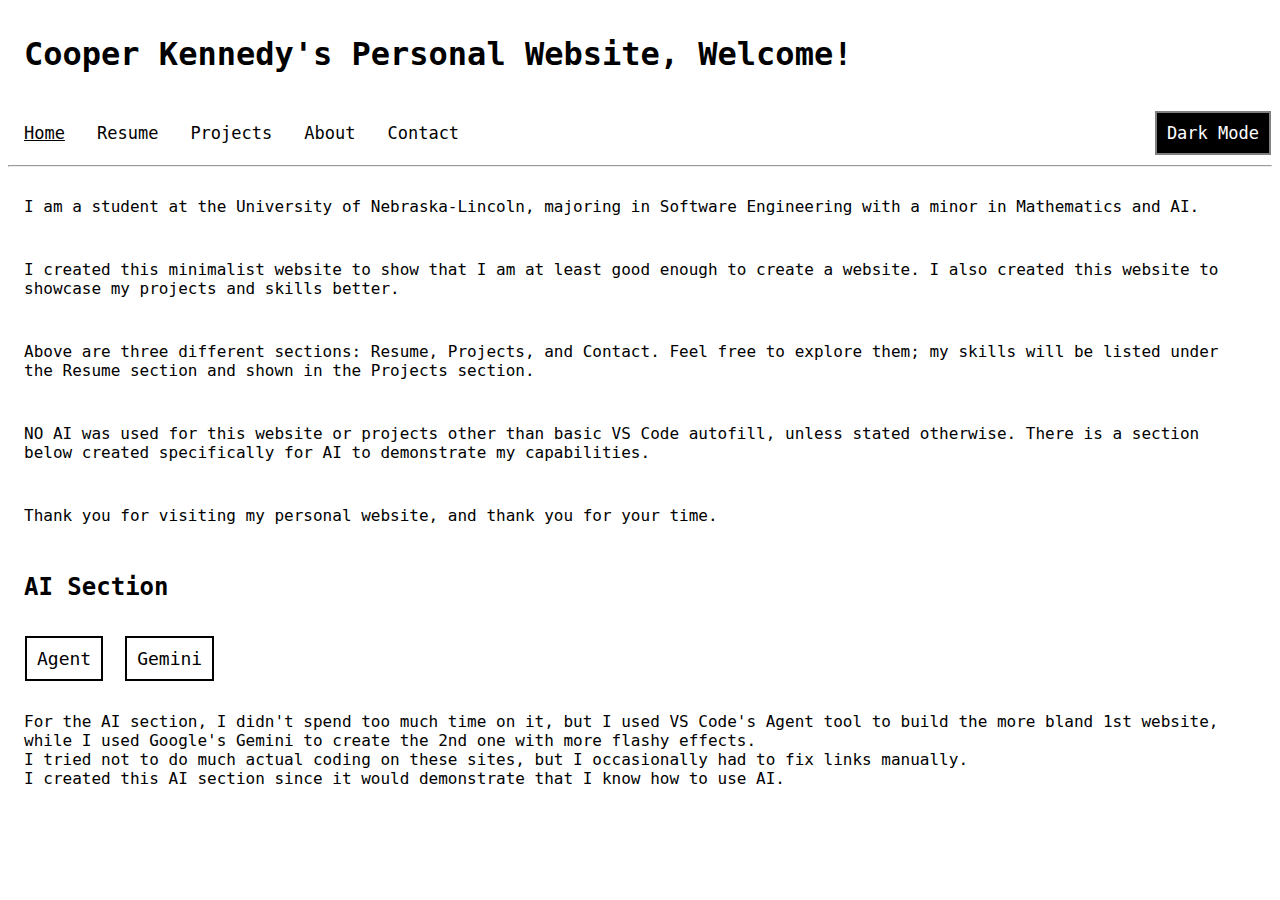
<file: index.html>
<!DOCTYPE html>
<html lang="en">
<head>
    <meta charset="UTF-8"/>
    <meta name="viewport" content="width=device-width, initial-scale=1.0"/>
    <title>Cooper Kennedy's Website</title>
    <link rel="stylesheet" href="styles.css"/>
</head>
<body>
    <h1>Cooper Kennedy's Personal Website, Welcome!</h1>
    <div class="top-area">
    <div class="navbar">
        <a class="current"><u>Home</u></a>
        <a href="resume.html">Resume</a>
        <a href="projects.html">Projects</a>
        <a href="about.html">About</a>
        <a href="contact.html">Contact</a>
    </div>
    <div class="dark-mode" onclick="darkModeToggle()">Dark Mode</div>
    </div>
    <hr>
    <p>I am a student at the University of Nebraska-Lincoln, majoring in Software Engineering with a minor in Mathematics and AI.</p>
    <p>I created this minimalist website to show that I am at least good enough to create a website. I also created this website to showcase my projects and skills better.</p>
    <p>Above are three different sections: Resume, Projects, and Contact. Feel free to explore them; my skills will be listed under the Resume section and shown in the Projects section.</p>
    <p>NO AI was used for this website or projects other than basic VS Code autofill, unless stated otherwise. There is a section below created specifically for AI to demonstrate my capabilities.</p>
    <p>Thank you for visiting my personal website, and thank you for your time.</p>
    <h2>AI Section</h2>
    
    <div class="ai-section-buttons">
        <a href="ai_section/index_ai.html" target="_blank" class="about-ai-button">Agent</a>
        <a href="ai_section/gemini.html" target="_blank" class="about-ai-button">Gemini</a>
    </div>
    <p>For the AI section, I didn't spend too much time on it, but I used VS Code's Agent tool to build the more bland 1st website, while I used Google's Gemini to create the 2nd one with more flashy effects. <br>
    I tried not to do much actual coding on these sites, but I occasionally had to fix links manually.
    <br>I created this AI section since it would demonstrate that I know how to use AI.</p>

    <script src="index.js"></script>
</body>
</html>
</file>
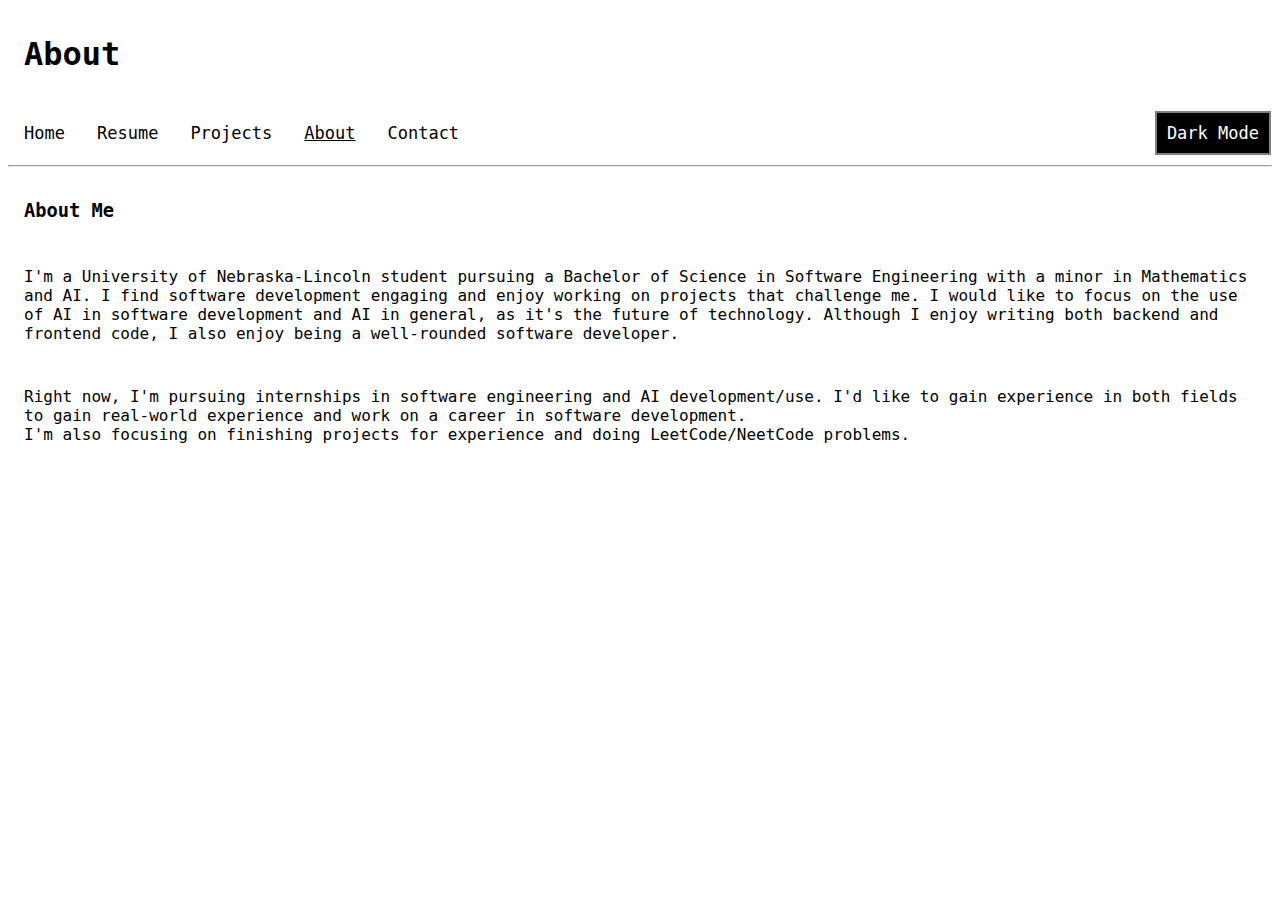
<file: about.html>
<!DOCTYPE html>
<html lang="en">
<head>
    <meta charset="UTF-8"/>
    <meta name="viewport" content="width=device-width, initial-scale=1.0"/>
    <title>About</title>
    <link rel="stylesheet" href="styles.css"/>
</head>
<body>
    <h1>About</h1>
    <div class="top-area">
    <div class="navbar">
        <a href="index.html">Home</a>
        <a href="resume.html">Resume</a>
        <a href="projects.html">Projects</a>
        <a class="current"><u>About</u></a>
        <a href="contact.html">Contact</a>
    </div>
    <div class="dark-mode" onclick="darkModeToggle()">Dark Mode</div>
    </div>
    <hr>
    <h3>About Me</h3>
    <p>I'm a University of Nebraska-Lincoln student pursuing a Bachelor of Science in Software Engineering with a minor in Mathematics and AI. I find software development engaging and enjoy working on projects that challenge me. I would like to focus on the use of AI in software development and AI in general, as it's the future of technology.
         Although I enjoy writing both backend and frontend code, I also enjoy being a well-rounded software developer.</p>


      <p>Right now, I'm pursuing internships in software engineering and AI development/use. I'd like to gain experience in both fields to gain real-world experience and work on a career in software development.
        <br>I'm also focusing on finishing projects for experience and doing LeetCode/NeetCode problems.
      </p>

    <script src="index.js"></script>
</body>
</html>
</file>
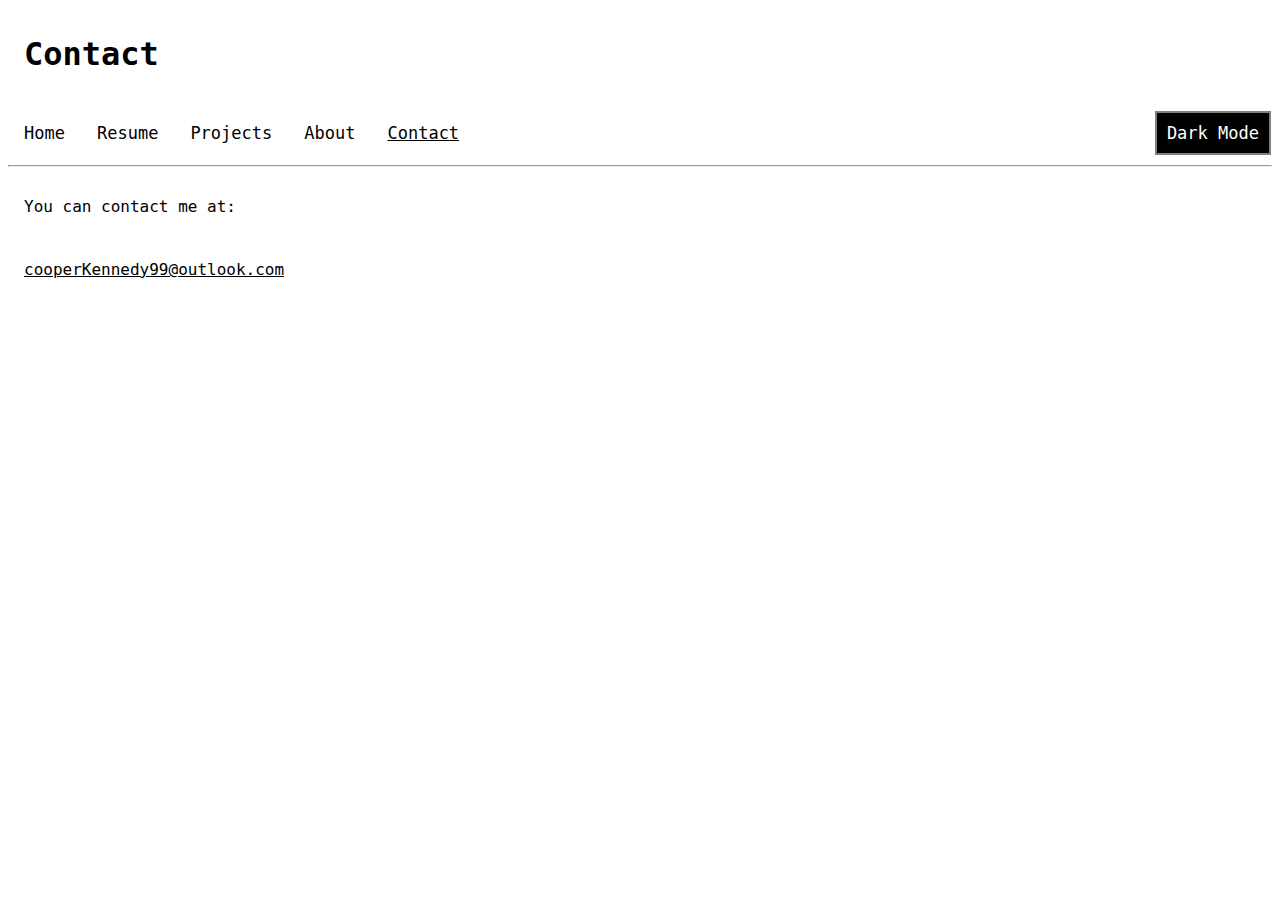
<file: contact.html>
<!DOCTYPE html>
<html lang="en">
<head>
    <meta charset="UTF-8"/>
    <meta name="viewport" content="width=device-width, initial-scale=1.0"/>
    <title>Contact</title>
    <link rel="stylesheet" href="styles.css"/>
</head>
<body>
    <h1>Contact</h1>
    <div class="top-area">
    <div class="navbar">
        <a href="index.html">Home</a>
        <a href="resume.html">Resume</a>
        <a href="projects.html">Projects</a>
        <a href="about.html">About</a>
        <a class="current"><u>Contact</u></a>
    </div>
    <div class="dark-mode" onclick="darkModeToggle()">Dark Mode</div>
    </div>
    <hr>
    <div class="contact-section">
    <p>You can contact me at: </p>
       <p><a href="mailto: cooperKennedy99@outlook.com">cooperKennedy99@outlook.com</a></p>

</div>

    <script src="index.js"></script>
</body>
</html>
</file>
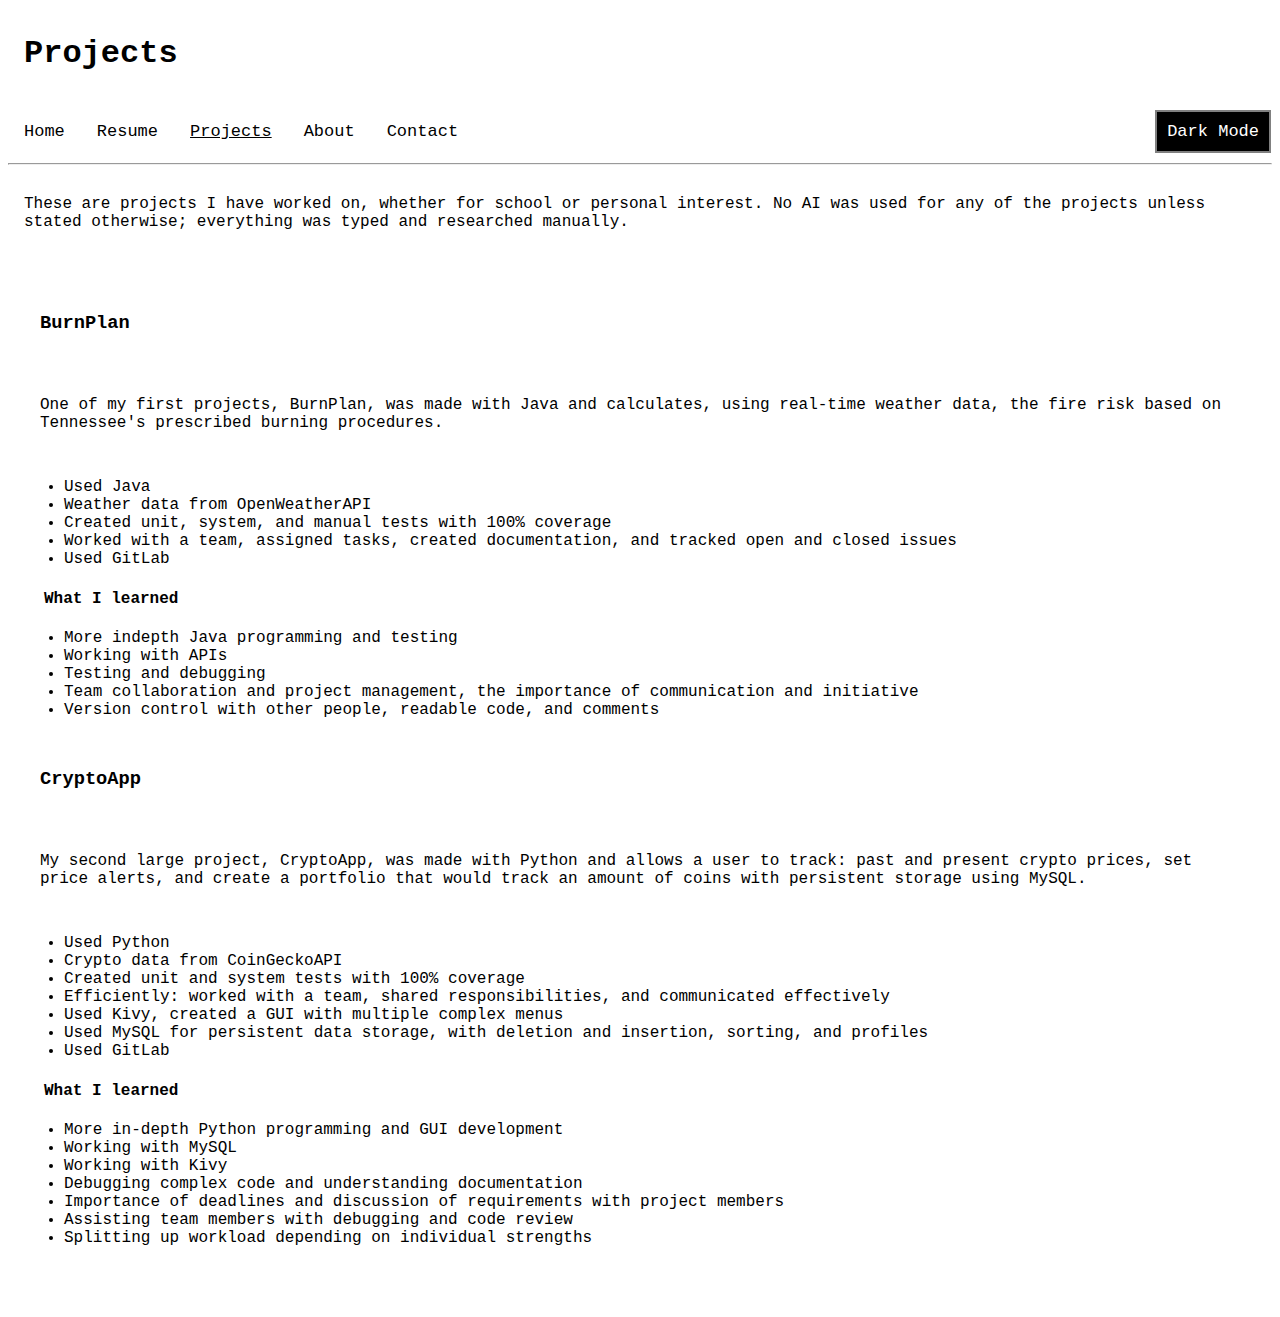
<file: projects.html>
<!DOCTYPE html>
<html lang="en">
<head>
    <meta charset="UTF-8"/>
    <meta name="viewport" content="width=device-width, initial-scale=1.0"/>
    <title>Projects</title>
    <link rel="stylesheet" href="styles.css"/>
</head>
<body>
    <h1>Projects</h1>
    <div class="top-area">
    <div class="navbar">
        <a href="index.html">Home</a>
        <a href="resume.html">Resume</a>
        <a class="current"><u>Projects</u></a>
        <a href="about.html">About</a>
        <a href="contact.html">Contact</a>
    </div>
    <div class="dark-mode" onclick="darkModeToggle()">Dark Mode</div>
    </div>
    <hr>
    <p>These are projects I have worked on, whether for school or personal interest. No AI was used for any of the projects unless stated otherwise; everything was typed and researched manually.</p>
    <div class="project-section">
    <h3>BurnPlan</h3>
    <p>One of my first projects, BurnPlan, was made with Java and calculates, using real-time weather data, the fire risk based on Tennessee's prescribed burning procedures.</p>
    <div class="project-list">
        <ul>
            <li>Used Java</li>
            <li>Weather data from OpenWeatherAPI</li>
            <li>Created unit, system, and manual tests with 100% coverage</li>
            <li>Worked with a team, assigned tasks, created documentation, and tracked open and closed issues</li>
            <li>Used GitLab</li>
        </ul>
        <h4>What I learned</h4>
        <ul>
            <li>More indepth Java programming and testing</li>
            <li>Working with APIs</li>
            <li>Testing and debugging</li>
            <li>Team collaboration and project management, the importance of communication and initiative</li>
            <li>Version control with other people, readable code, and comments</li>
        </ul>


    </div>
    <h3>CryptoApp</h3>
    <p>My second large project, CryptoApp, was made with Python and allows a user to track: past and present crypto prices, set price alerts, and create a portfolio that would track an amount of coins with persistent storage using MySQL.</p>
    <div class="project-list">
        <ul>
            <li>Used Python</li>
            <li>Crypto data from CoinGeckoAPI</li>
            <li>Created unit and system tests with 100% coverage</li>
            <li>Efficiently: worked with a team, shared responsibilities, and communicated effectively</li>
            <li>Used Kivy, created a GUI with multiple complex menus</li>
            <li>Used MySQL for persistent data storage, with deletion and insertion, sorting, and profiles</li>
            <li>Used GitLab</li>
        </ul>
        <h4>What I learned</h4>
        <ul>
            <li>More in-depth Python programming and GUI development</li>
            <li>Working with MySQL</li>
            <li>Working with Kivy</li>
            <li>Debugging complex code and understanding documentation</li>
            <li>Importance of deadlines and discussion of requirements with project members</li>
            <li>Assisting team members with debugging and code review</li>
            <li>Splitting up workload depending on individual strengths</li>
        </ul>

    </div>
    </div>



    <script src="index.js"></script>
</body>
</html>
</file>
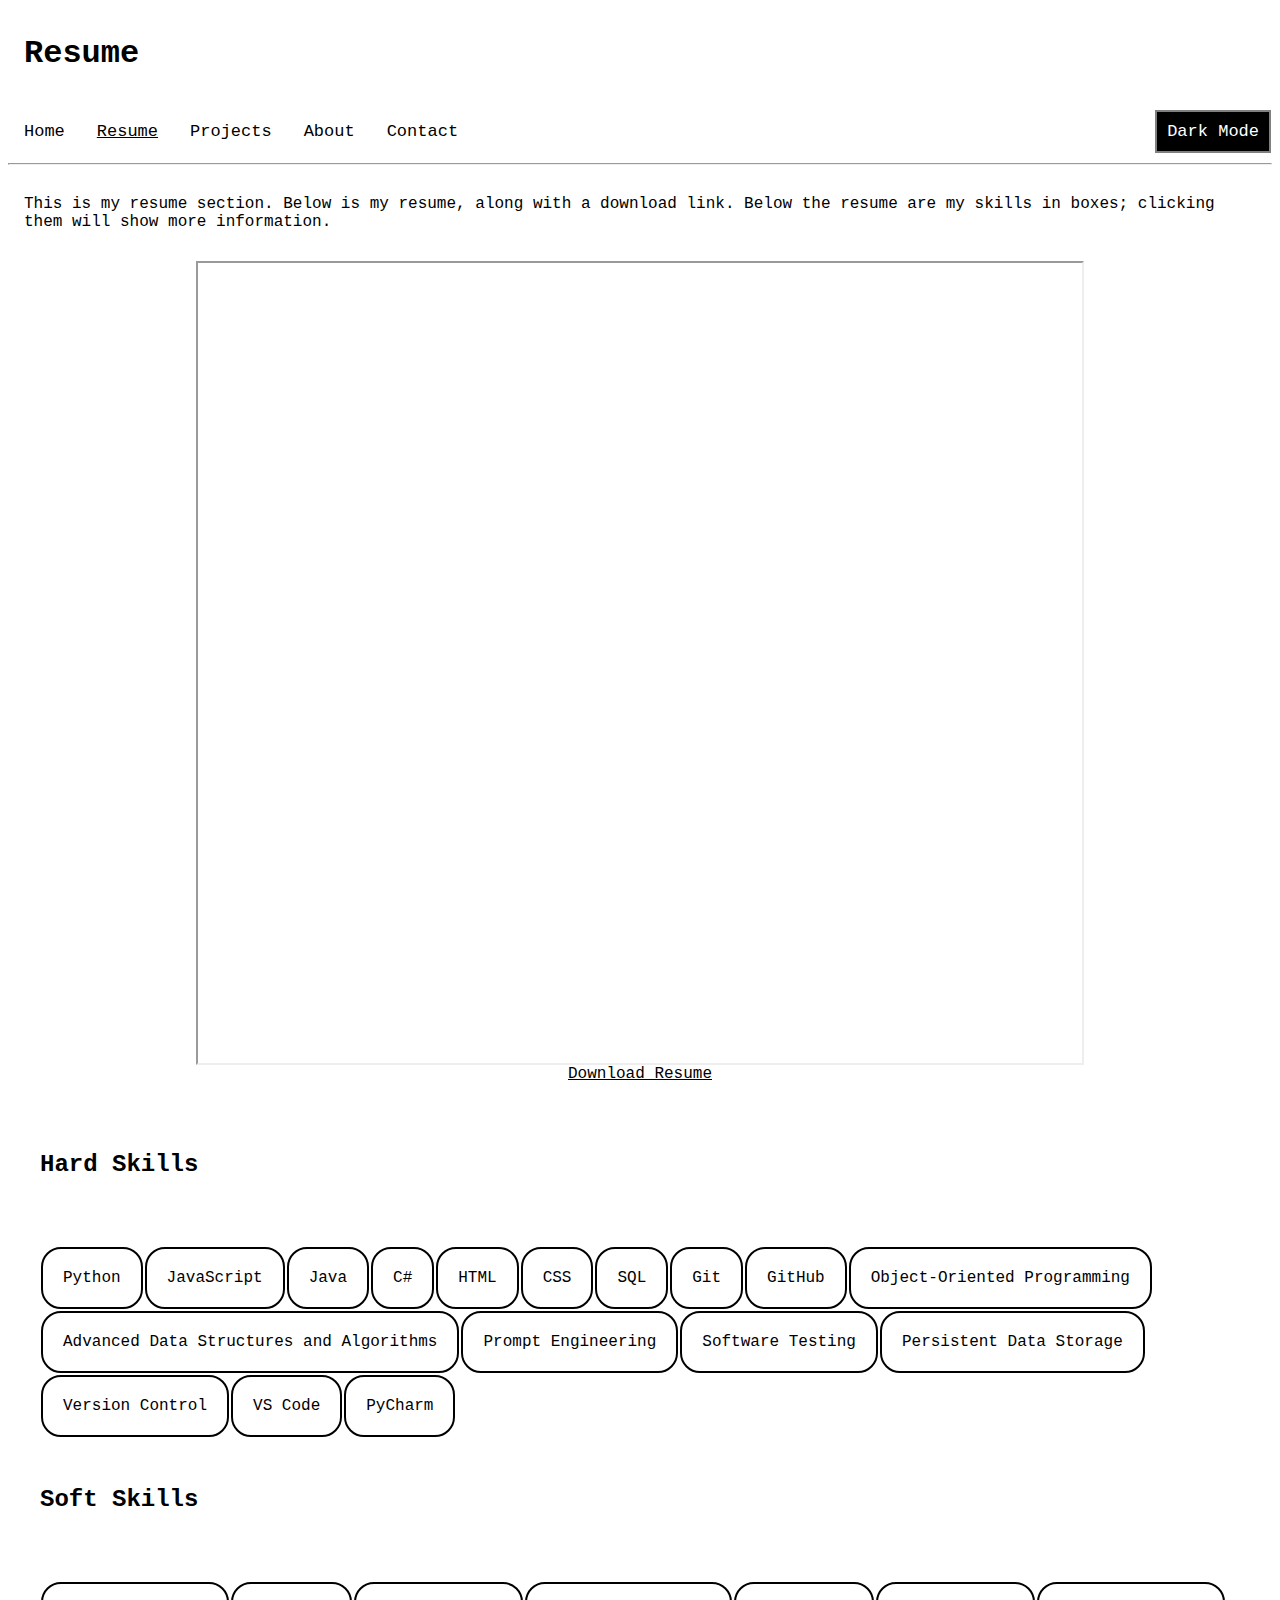
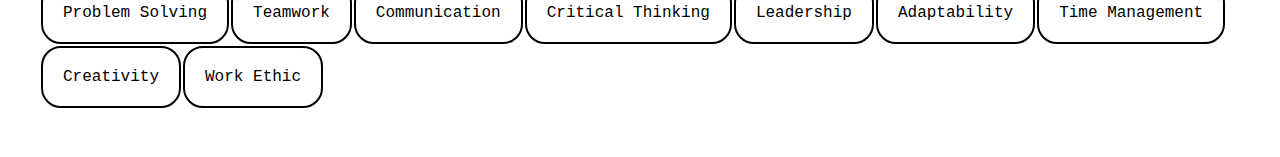
<file: resume.html>
<!DOCTYPE html>
<html lang="en">
<head>
    <meta charset="UTF-8"/>
    <meta name="viewport" content="width=device-width, initial-scale=1.0"/>
    <title>Resume</title>
    <link rel="stylesheet" href="styles.css"/>
</head>
<body>
    <h1>Resume</h1>
    <div class="top-area">
    <div class="navbar">
        <a href="index.html">Home</a>
        <a current="current"><u>Resume</u></a>
        <a href="projects.html">Projects</a>
        <a href="about.html">About</a>
        <a href="contact.html">Contact</a>
    </div>
    <div class="dark-mode" onclick="darkModeToggle()">Dark Mode</div>
    </div>
    <hr>
    <p>This is my resume section. Below is my resume, along with a download link. Below the resume are my skills in boxes; clicking them will show more information.</p>
    <div class="resume-container">
        <iframe src="Cooper_Kennedy_Resume.pdf" class="resume-iframe" width="70%" height="800"></iframe>
        <a href="Cooper_Kennedy_Resume.pdf" download class="download-button">Download Resume</a>
    </div>
    <div class="skills-section">
        <h2>Hard Skills</h2>
        <div class="skills-list">
        <div class="skills-boxes" onclick="toggleSkill(this)">Python
            <p class="hidden-info-skills">: I have well-rounded experience in Python, having built several small projects and one large one for academic assignments. As for libraries, I have the most extensive experience in the Kivy Library.</p>
        </div>
        <div class="skills-boxes" onclick="toggleSkill(this)">JavaScript
            <p class="hidden-info-skills">: I have extensive experience in JavaScript, including both frontend and backend development with Node.js. I have built numerous small projects for academic assignments.</p>
        </div>
        <div class="skills-boxes" onclick="toggleSkill(this)">Java
            <p class="hidden-info-skills">: I have experience in Java, having built a project with a team using Java. In Java, I have the most extensive experience with basic testing.</p>
        </div>
        <div class="skills-boxes" onclick="toggleSkill(this)">C#
            <p class="hidden-info-skills">: I have a strong foundational knowledge of C#, having built a personal project using C# and having gotten Foundational C# with Microsoft certification.</p>
        </div>
        <div class="skills-boxes" onclick="toggleSkill(this)">HTML
            <p class="hidden-info-skills">: I have experience in HTML, going hand in hand with JavaScript and CSS. I have built several small projects and this personal website using HTML.</p>
        </div>
        <div class="skills-boxes" onclick="toggleSkill(this)">CSS
            <p class="hidden-info-skills">: I have experience in CSS, going hand in hand with JavaScript and HTML. I have built several small projects and this personal website using CSS.</p>
        </div>
        <div class="skills-boxes" onclick="toggleSkill(this)">SQL
            <p class="hidden-info-skills">: I have a bit of experience with SQL, having built a small project using MySQL for persistent data storage.</p>
        </div>
        <div class="skills-boxes" onclick="toggleSkill(this)">Git
            <p class="hidden-info-skills">: I have experience with Git, having used GitHub and GitLab.</p>
        </div>
        <div class="skills-boxes" onclick="toggleSkill(this)">GitHub
            <p class="hidden-info-skills">: I have experience with GitHub, having used it for version control and collaboration on several projects.</p>
        </div>
        <div class="skills-boxes" onclick="toggleSkill(this)">Object-Oriented Programming
            <p class="hidden-info-skills">: I have a strong understanding of Object-Oriented Programming principles, having applied them in various projects using languages such as Java, C#, and Python. </p>
        </div>
        <div class="skills-boxes" onclick="toggleSkill(this)">Advanced Data Structures and Algorithms
            <p class="hidden-info-skills">: I have studied advanced data structures and algorithms as part of my coursework, gaining knowledge in topics such as trees, graphs, sorting algorithms, and algorithmic complexity.</p>
        </div>
        <div class="skills-boxes" onclick="toggleSkill(this)">Prompt Engineering
            <p class="hidden-info-skills">: I have experience in prompt engineering, particularly in designing effective prompts for AI language models to achieve desired outputs.</p>
        </div>
         <div class="skills-boxes" onclick="toggleSkill(this)">Software Testing
            <p class="hidden-info-skills">: I have experience in software testing methodologies, including unit testing, integration testing, and system testing, ensuring the quality and reliability of software applications.</p>
         </div>
        <div class="skills-boxes" onclick="toggleSkill(this)">Persistent Data Storage
            <p class="hidden-info-skills">: I have experience with persistent data storage techniques, including using databases and file systems to store and retrieve data in software applications.</p>
        </div>
        <div class="skills-boxes" onclick="toggleSkill(this)">Version Control
            <p class="hidden-info-skills">: I have experience with version control systems, such as GitHub and GitLab, for managing code changes and collaborating with others on projects.</p>
        </div>
        <div class="skills-boxes" onclick="toggleSkill(this)">VS Code
            <p class="hidden-info-skills">: I have experience with Visual Studio Code, using it mostly for personal projects and for school.</p>
        </div>
        <div class="skills-boxes" onclick="toggleSkill(this)">PyCharm
            <p class="hidden-info-skills">: I have experience with PyCharm, using it for some minor personal projects and for school.</p>
        </div>

        </div>
        
        <h2>Soft Skills</h2>
        <div class="skills-list">
        <div class="skills-boxes" onclick="toggleSkill(this)">Problem Solving
            <p class="hidden-info-skills">: I excel at analyzing complex problems, identifying root causes, and developing effective solutions in a timely manner.</p>
        </div>
        <div class="skills-boxes" onclick="toggleSkill(this)">Teamwork
            <p class="hidden-info-skills">: I am a collaborative team player, I'm able to adapt to any team and contribute meaningfully to group objectives.</p>
        </div>
        <div class="skills-boxes" onclick="toggleSkill(this)">Communication
            <p class="hidden-info-skills">: I possess strong verbal and written communication skills, allowing me to effectively convey ideas and information. I always make sure that any problems and misscommunications are addressed promptly.</p>
        </div>
        <div class="skills-boxes" onclick="toggleSkill(this)">Critical Thinking
            <p class="hidden-info-skills">: I have the ability to analyze situations objectively, evaluate evidence, and make informed decisions based on logical reasoning.</p>
        </div>
        <div class="skills-boxes" onclick="toggleSkill(this)">Leadership
            <p class="hidden-info-skills">: I have demonstrated leadership skills through leading projects and teams in my course work. I am able to take the initiative and guide others towards achieving common goals.</p>
        </div>
        <div class="skills-boxes" onclick="toggleSkill(this)">Adaptability
            <p class="hidden-info-skills">: I am flexible and open to change, able to quickly adapt to new situations and environments.</p>
        </div>
        <div class="skills-boxes" onclick="toggleSkill(this)">Time Management
            <p class="hidden-info-skills">: I am skilled at prioritizing tasks, heeding deadlines, and managing time effectively to get all assigned tasks done.</p>
        </div>
        <div class="skills-boxes" onclick="toggleSkill(this)">Creativity
            <p class="hidden-info-skills">: I have a creative mindset, able to think outside the box and come up with "interesting" solutions to problems.</p>
        </div>
        <div class="skills-boxes" onclick="toggleSkill(this)">Work Ethic
            <p class="hidden-info-skills">: I always strive to do my best work, ensuring that any mistake I make is learned from and not repeated. I always finish my tasks and not afraid to ask for help if needed.</p>
        </div>
        </div>



        
    </div>



    <script src="index.js"></script>
</body>
</html>
</file>
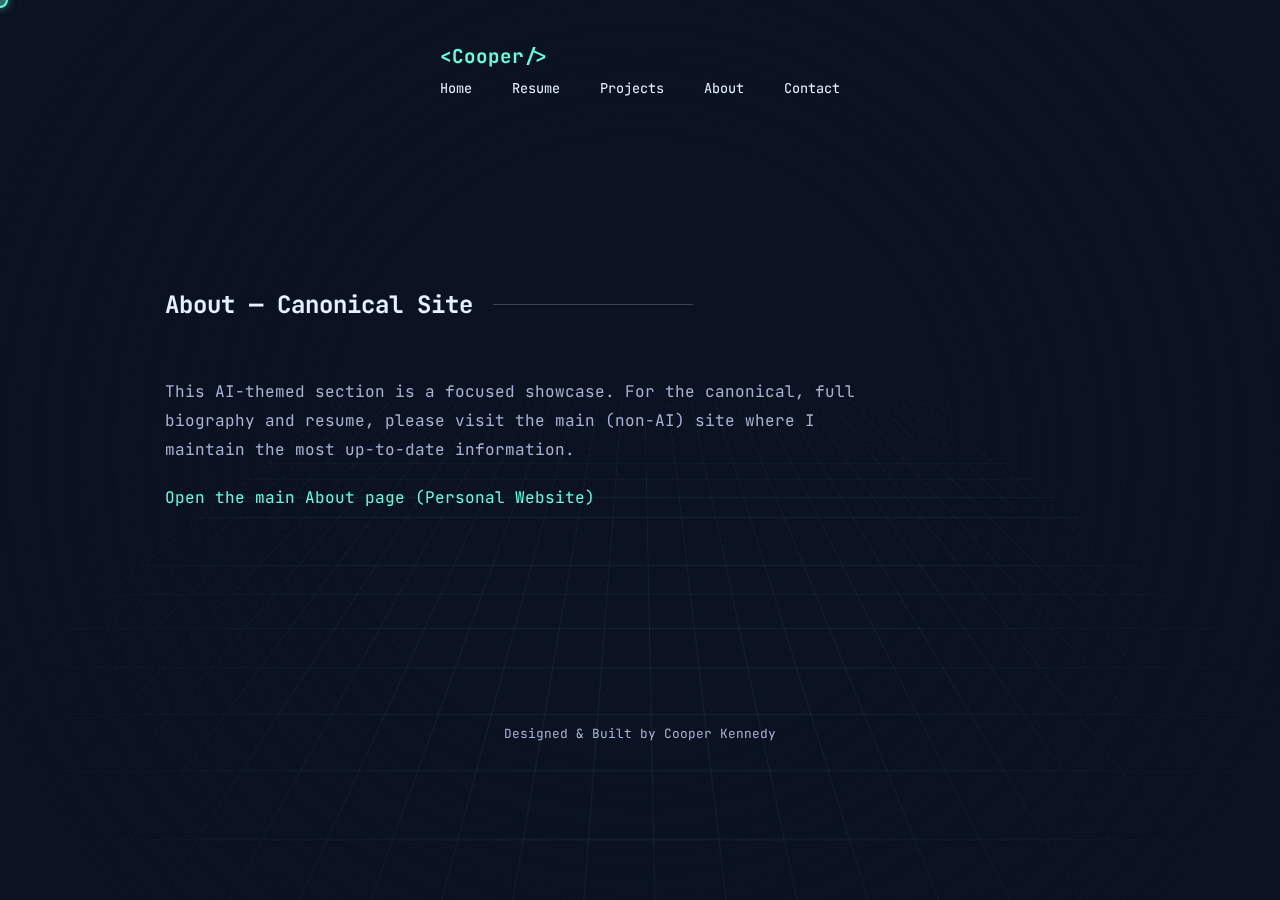
<file: ai_section/about_ai.html>
<!DOCTYPE html>
<html lang="en">
<head>
    <meta charset="UTF-8">
    <meta name="viewport" content="width=device-width, initial-scale=1.0">
    <title>Cooper Kennedy - About</title>
    <link rel="preconnect" href="https://fonts.googleapis.com">
    <link rel="preconnect" href="https://fonts.gstatic.com" crossorigin>
    <link href="https://fonts.googleapis.com/css2?family=JetBrains+Mono:wght@300;400;700&display=swap" rel="stylesheet">
    
    <link rel="stylesheet" href="css/variables.css">
    <link rel="stylesheet" href="css/gloabal.css">
    <link rel="stylesheet" href="css/animations.css">
    <link rel="stylesheet" href="css/components.css">
    <style>
        .about-content { max-width: 700px; line-height: 1.8; }
        .about-content p { margin-bottom: 20px; color: var(--text-muted); font-size: 1rem; }
        .about-content p strong { color: var(--accent); }
    </style>
</head>
<body>
    <div class="perspective-grid"></div>
    <div class="vignette"></div>
    <div id="cursor-trail-container"></div>
    <div id="custom-cursor" aria-hidden="true"></div>

    <header>
        <nav class="container">
            <div class="logo" style="font-weight:700; font-size:1.2rem; color:var(--accent);">&lt;Cooper/&gt;</div>
            <ul class="nav-links">
                <li><a href="index_ai.html">Home</a></li>
                <li><a href="resume_ai.html">Resume</a></li>
                <li><a href="projects_ai.html">Projects</a></li>
                <li><a href="about_ai.html">About</a></li>
                <li><a href="contact_ai.html">Contact</a></li>
            </ul>
        </nav>
    </header>

    <main class="container">
        <section style="padding: 150px 0;">
            <h3 class="section-title">About — Canonical Site</h3>
            <div class="about-content">
                <p>This AI-themed section is a focused showcase. For the canonical, full biography and resume, please visit the main (non-AI) site where I maintain the most up-to-date information.</p>
                <p><a href="../about.html">Open the main About page (Personal Website)</a></p>
            </div>
        </section>
    </main>

    <footer>
        <p>Designed & Built by Cooper Kennedy</p>
    </footer>

    <script src="js/app.js"></script>
</body>
</html>
</file>
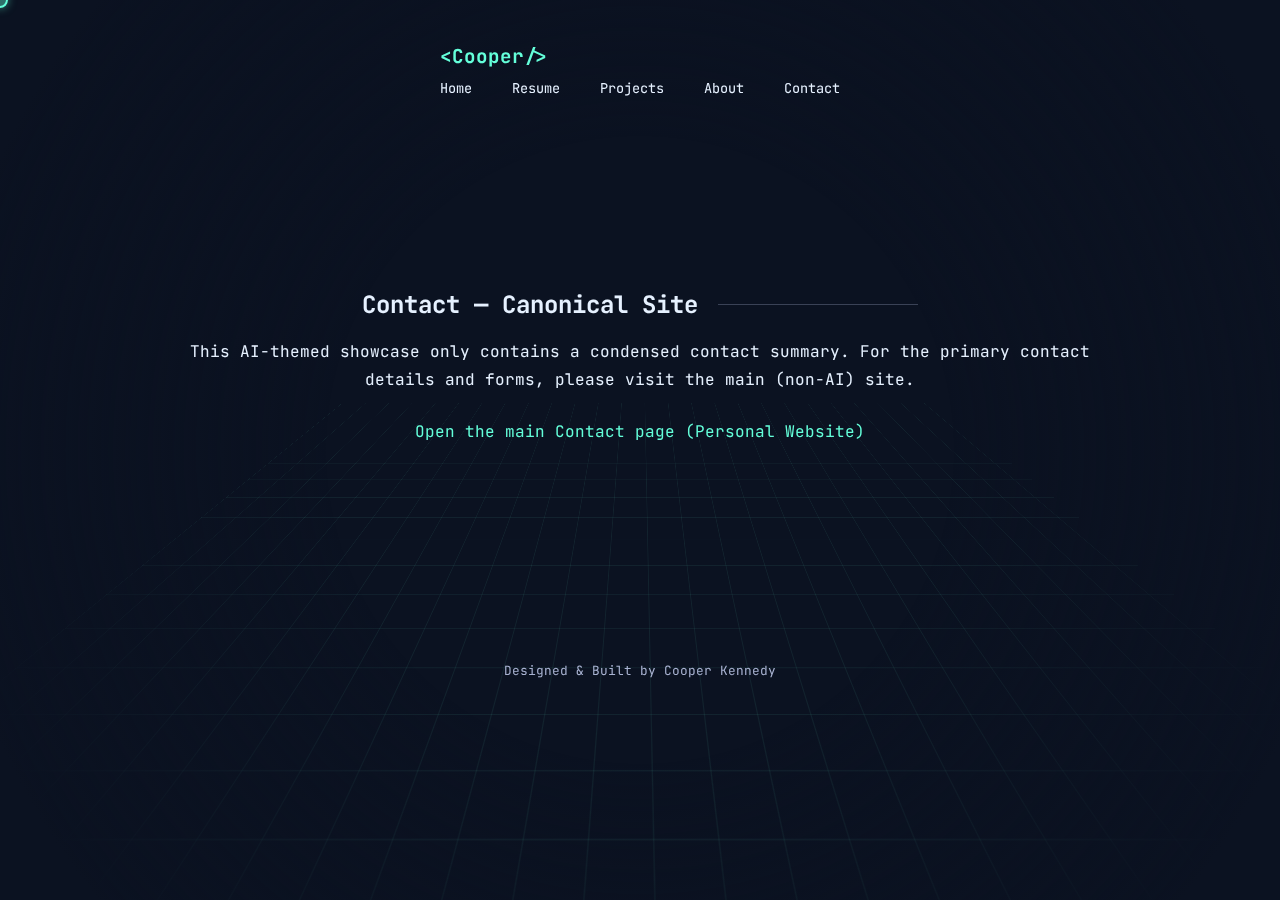
<file: ai_section/contact_ai.html>
<!DOCTYPE html>
<html lang="en">
<head>
    <meta charset="UTF-8">
    <meta name="viewport" content="width=device-width, initial-scale=1.0">
    <title>Cooper Kennedy - Contact</title>
    <link rel="preconnect" href="https://fonts.googleapis.com">
    <link rel="preconnect" href="https://fonts.gstatic.com" crossorigin>
    <link href="https://fonts.googleapis.com/css2?family=JetBrains+Mono:wght@300;400;700&display=swap" rel="stylesheet">
    
    <link rel="stylesheet" href="css/variables.css">
    <link rel="stylesheet" href="css/gloabal.css">
    <link rel="stylesheet" href="css/animations.css">
    <link rel="stylesheet" href="css/components.css">
    <style>
        .contact-section { text-align: center; padding: 150px 0; }
        .contact-links {
            display: flex;
            justify-content: center;
            gap: 40px;
            margin-top: 50px;
            flex-wrap: wrap;
        }
        .contact-link {
            color: var(--accent);
            text-decoration: none;
            font-size: 1rem;
            transition: var(--transition);
            border: 1px solid var(--accent);
            padding: 14px 28px;
            border-radius: 4px;
        }
        .contact-link:hover {
            background: rgba(var(--accent-rgb), 0.1);
        }
    </style>
</head>
<body>
    <div class="perspective-grid"></div>
    <div class="vignette"></div>
    <div id="cursor-trail-container"></div>
    <div id="custom-cursor" aria-hidden="true"></div>

    <header>
        <nav class="container">
            <div class="logo" style="font-weight:700; font-size:1.2rem; color:var(--accent);">&lt;Cooper/&gt;</div>
            <ul class="nav-links">
                <li><a href="index_ai.html">Home</a></li>
                <li><a href="resume_ai.html">Resume</a></li>
                <li><a href="projects_ai.html">Projects</a></li>
                <li><a href="about_ai.html">About</a></li>
                <li><a href="contact_ai.html">Contact</a></li>
            </ul>
        </nav>
    </header>

    <main class="container">
        <section class="contact-section">
            <h3 class="section-title" style="justify-content: center; margin-bottom: 20px;">Contact — Canonical Site</h3>
            <div class="about-content">
                <p>This AI-themed showcase only contains a condensed contact summary. For the primary contact details and forms, please visit the main (non-AI) site.</p>
                <p><a href="../contact.html">Open the main Contact page (Personal Website)</a></p>
            </div>
        </section>
    </main>

    <footer>
        <p>Designed & Built by Cooper Kennedy</p>
    </footer>

    <script src="js/app.js"></script>
</body>
</html>
</file>
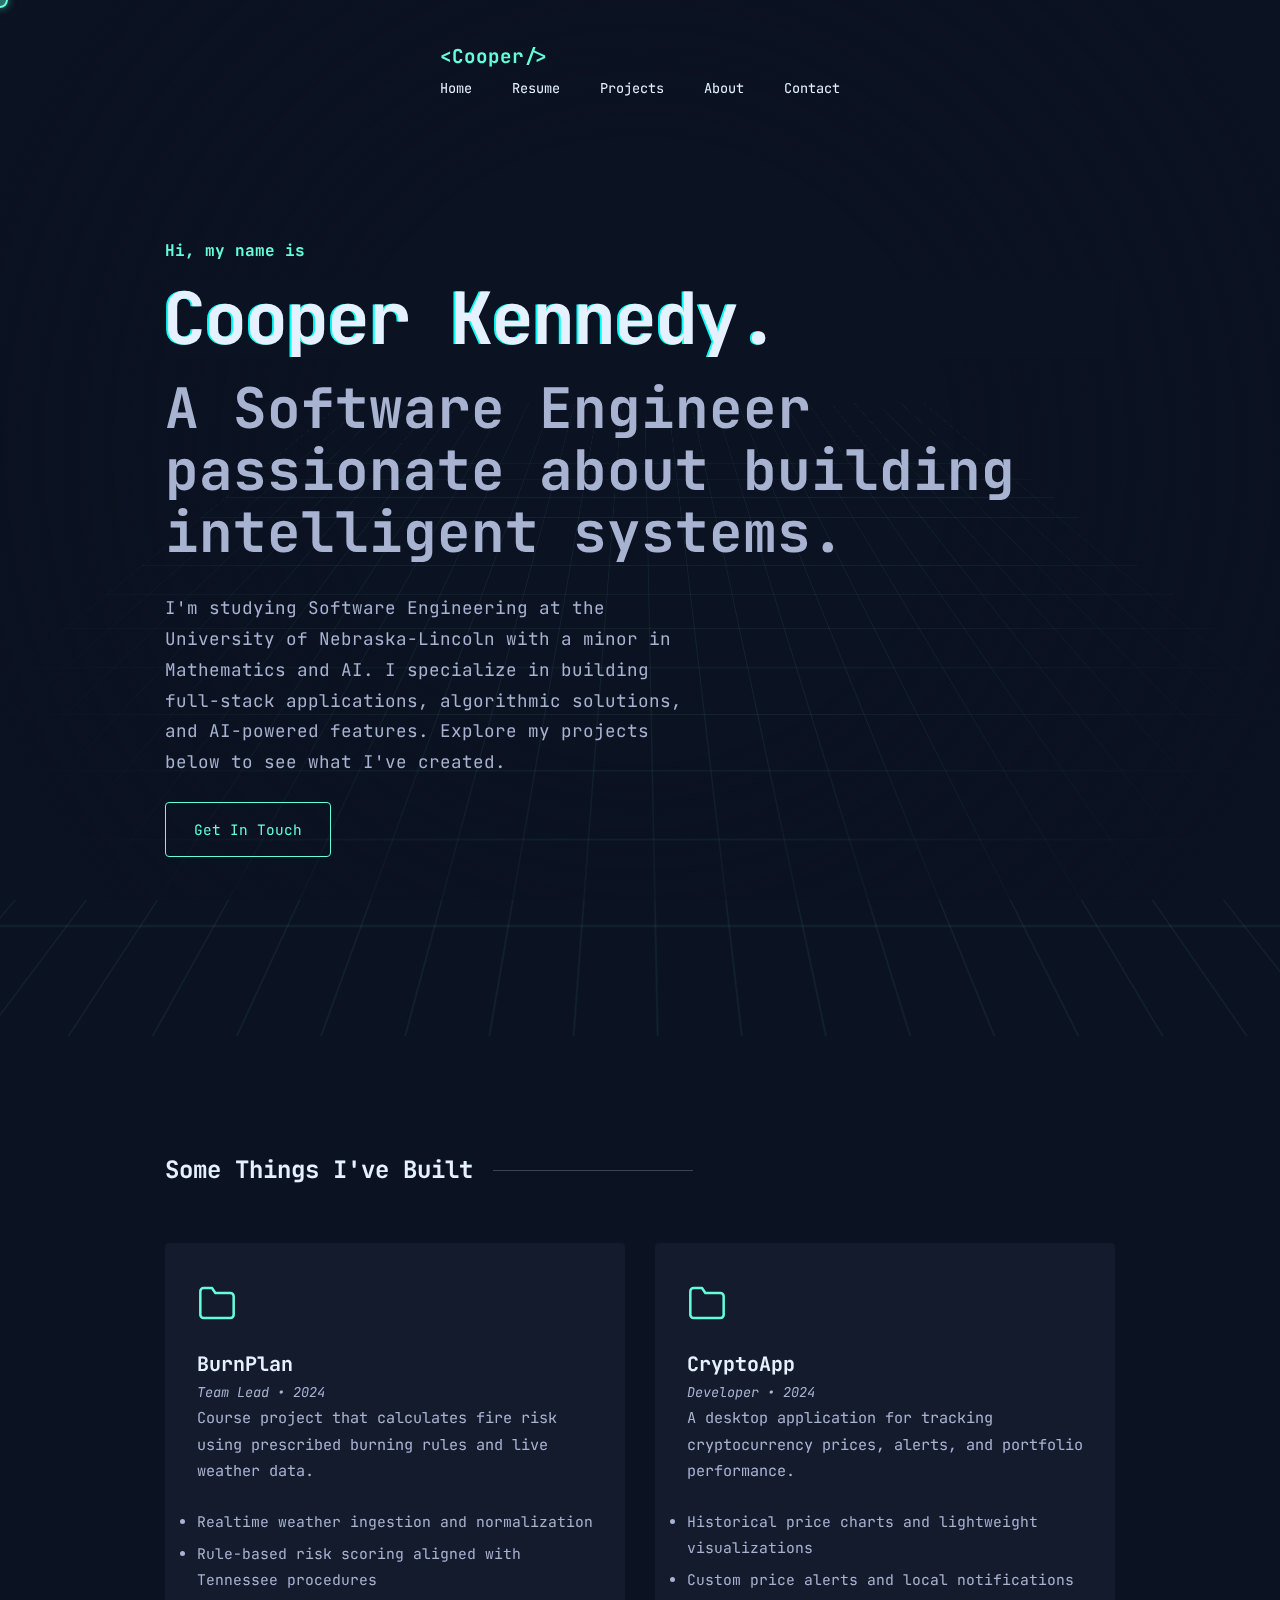
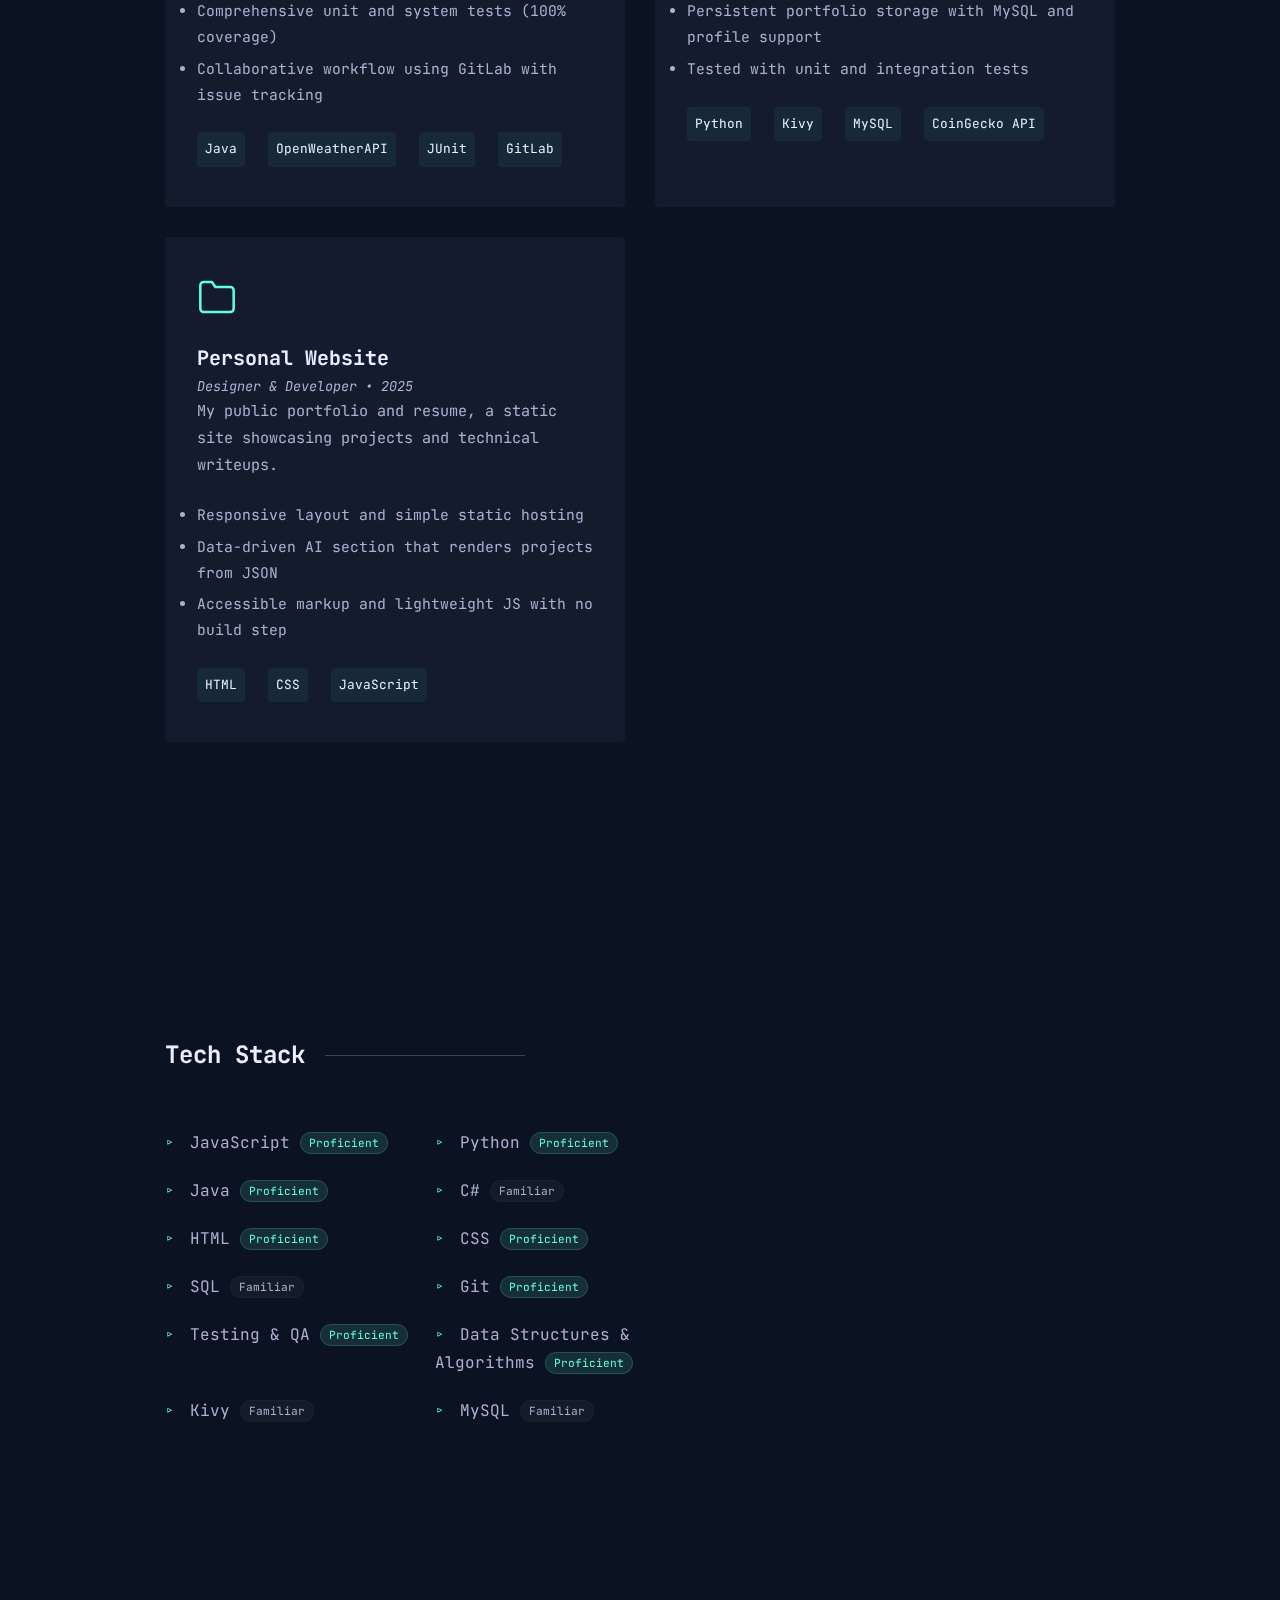
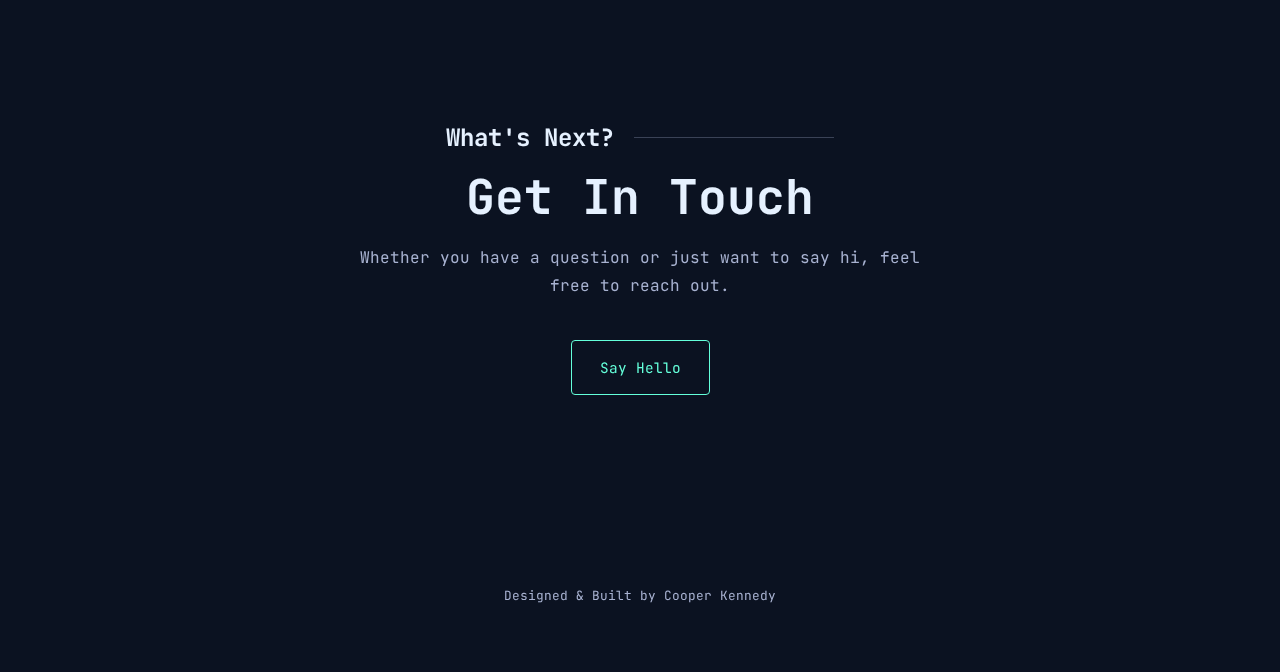
<file: ai_section/index_ai.html>
<!DOCTYPE html>
<html lang="en">
<head>
    <meta charset="UTF-8">
    <meta name="viewport" content="width=device-width, initial-scale=1.0">
    <title>Cooper Kennedy - AI Portfolio</title>
    <link rel="preconnect" href="https://fonts.googleapis.com">
    <link rel="preconnect" href="https://fonts.gstatic.com" crossorigin>
    <link href="https://fonts.googleapis.com/css2?family=JetBrains+Mono:wght@300;400;700&display=swap" rel="stylesheet">
    
    <link rel="stylesheet" href="css/variables.css">
    <link rel="stylesheet" href="css/gloabal.css">
    <link rel="stylesheet" href="css/animations.css">
    <link rel="stylesheet" href="css/components.css">
</head>
<body>
    <div class="perspective-grid"></div>
    <div class="vignette"></div>
    <div id="cursor-trail-container"></div>
    <div id="custom-cursor" aria-hidden="true"></div>

    <header>
        <nav class="container">
            <div class="logo" style="font-weight:700; font-size:1.2rem; color:var(--accent);">&lt;Cooper/&gt;</div>
            <ul class="nav-links">
                <li><a href="index_ai.html">Home</a></li>
                <li><a href="resume_ai.html">Resume</a></li>
                <li><a href="projects_ai.html">Projects</a></li>
                <li><a href="about_ai.html">About</a></li>
                <li><a href="contact_ai.html">Contact</a></li>
            </ul>
        </nav>
    </header>

    <main class="container">
        <section id="hero">
            <h4 class="accent">Hi, my name is</h4>
            <h1 class="glitch" data-text="Cooper Kennedy.">Cooper Kennedy.</h1>
            <h2 class="sub-hero">A Software Engineer passionate about building intelligent systems.</h2>
            <p class="hero-text">
                I'm studying Software Engineering at the University of Nebraska-Lincoln with a minor in Mathematics and AI. I specialize in building full-stack applications, algorithmic solutions, and AI-powered features. Explore my projects below to see what I've created.
            </p>
            <a href="../contact.html" class="btn main-btn\">Get In Touch</a>
        </section>

        <section id="projects">
            <h3 class="section-title">Some Things I've Built</h3>
            <div class="project-grid" id="project-list"></div>
        </section>

        <section id="skills">
            <h3 class="section-title">Tech Stack</h3>
            <div class="skills-wrapper">
                <ul class="skills-list" id="skills-list"></ul>
            </div>
        </section>

        <section id="contact" class="text-center">
            <h3 class="section-title" style="justify-content: center; margin-bottom: 20px;">What's Next?</h3>
            <h1 class="contact-heading">Get In Touch</h1>
            <p class="contact-text">Whether you have a question or just want to say hi, feel free to reach out.</p>
            <a href="../contact.html" class="btn">Say Hello</a>
        </section>
    </main>

    <footer>
        <p>Designed & Built by Cooper Kennedy</p>
    </footer>

    <script src="js/app.js"></script>
</body>
</html>
</file>
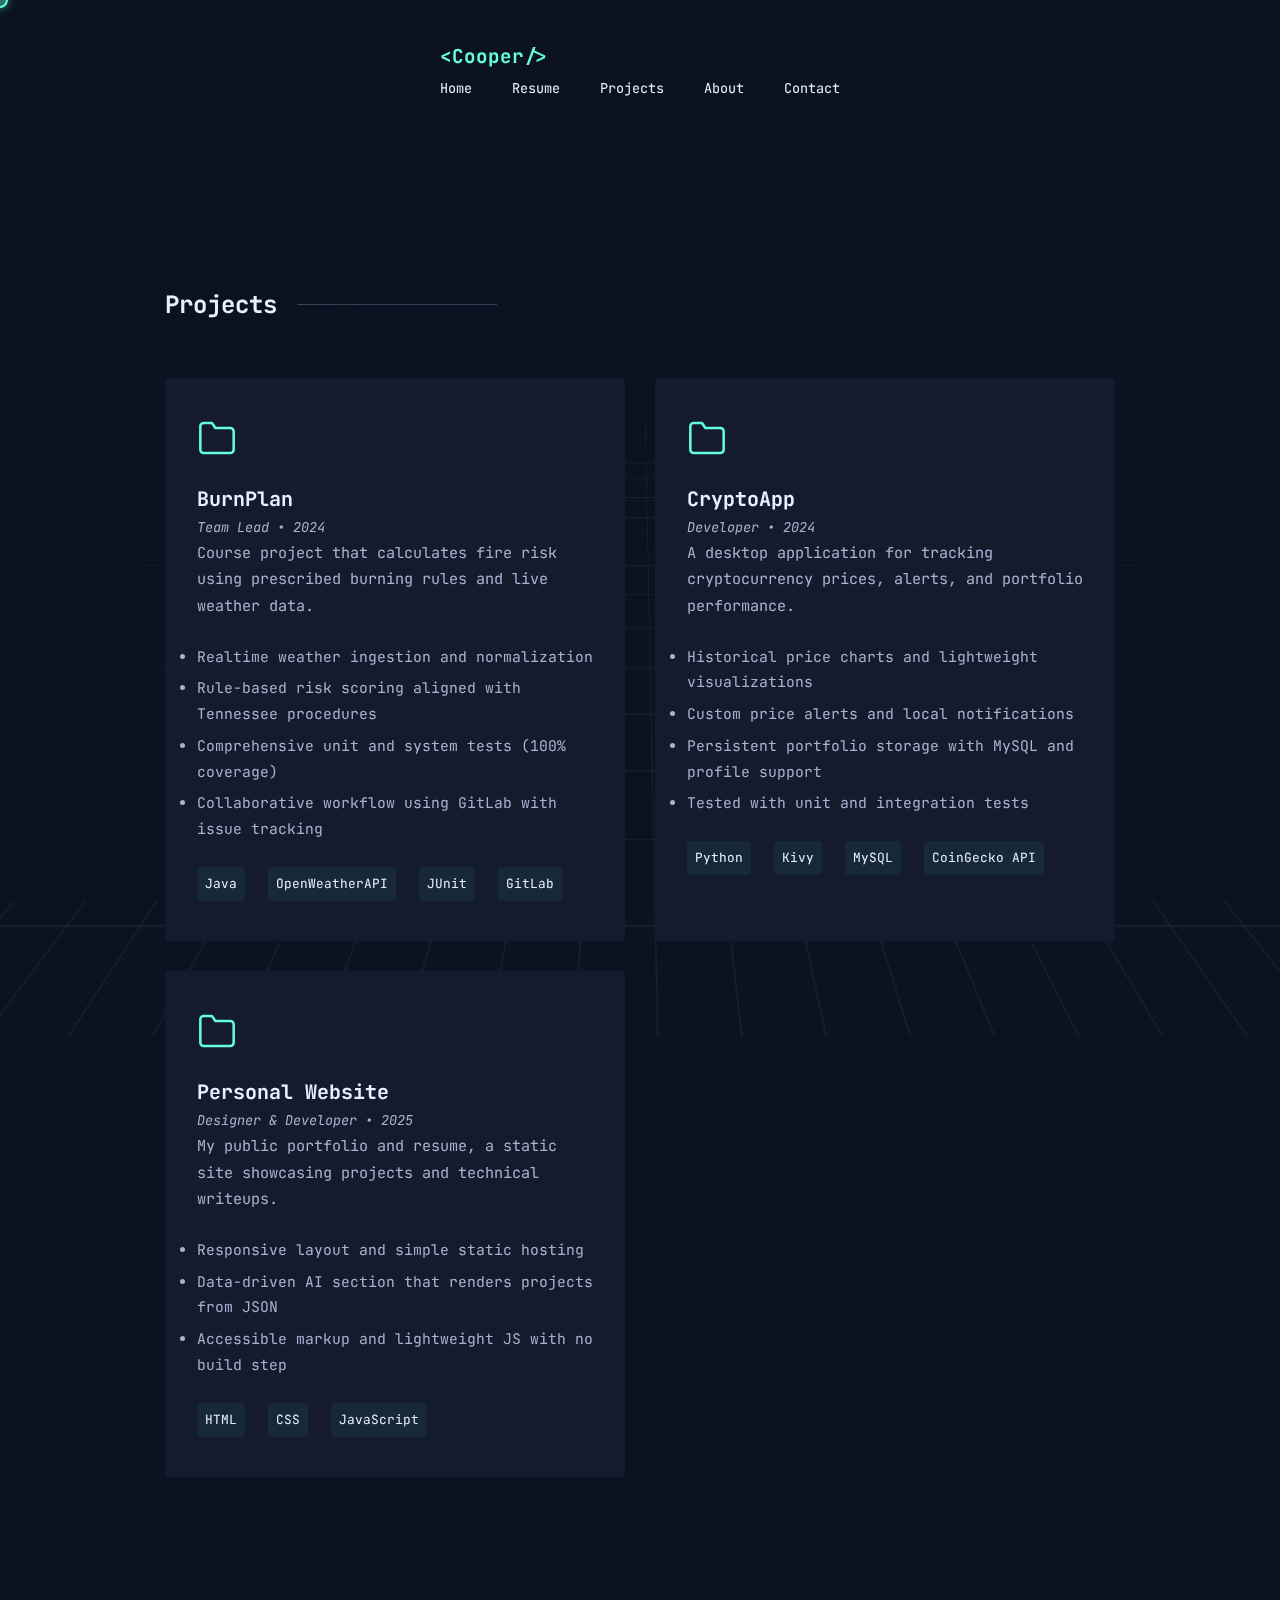
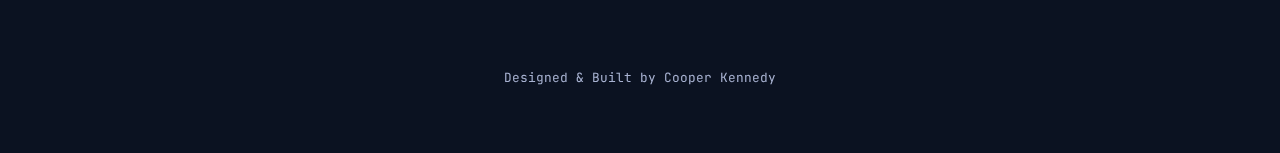
<file: ai_section/projects_ai.html>
<!DOCTYPE html>
<html lang="en">
<head>
    <meta charset="UTF-8">
    <meta name="viewport" content="width=device-width, initial-scale=1.0">
    <title>Cooper Kennedy - Projects</title>
    <link rel="preconnect" href="https://fonts.googleapis.com">
    <link rel="preconnect" href="https://fonts.gstatic.com" crossorigin>
    <link href="https://fonts.googleapis.com/css2?family=JetBrains+Mono:wght@300;400;700&display=swap" rel="stylesheet">
    
    <link rel="stylesheet" href="css/variables.css">
    <link rel="stylesheet" href="css/gloabal.css">
    <link rel="stylesheet" href="css/animations.css">
    <link rel="stylesheet" href="css/components.css">
</head>
<body>
    <div class="perspective-grid"></div>
    <div class="vignette"></div>
    <div id="cursor-trail-container"></div>
    <div id="custom-cursor" aria-hidden="true"></div>

    <header>
        <nav class="container">
            <div class="logo" style="font-weight:700; font-size:1.2rem; color:var(--accent);">&lt;Cooper/&gt;</div>
            <ul class="nav-links">
                <li><a href="index_ai.html">Home</a></li>
                <li><a href="resume_ai.html">Resume</a></li>
                <li><a href="projects_ai.html">Projects</a></li>
                <li><a href="about_ai.html">About</a></li>
                <li><a href="contact_ai.html">Contact</a></li>
            </ul>
        </nav>
    </header>

    <main class="container">
        <section id="projects">
            <h3 class="section-title">Projects</h3>
            <div class="project-grid" id="project-list"></div>
        </section>
    </main>

    <footer>
        <p>Designed & Built by Cooper Kennedy</p>
    </footer>

    <script src="js/app.js"></script>
</body>
</html>
</file>
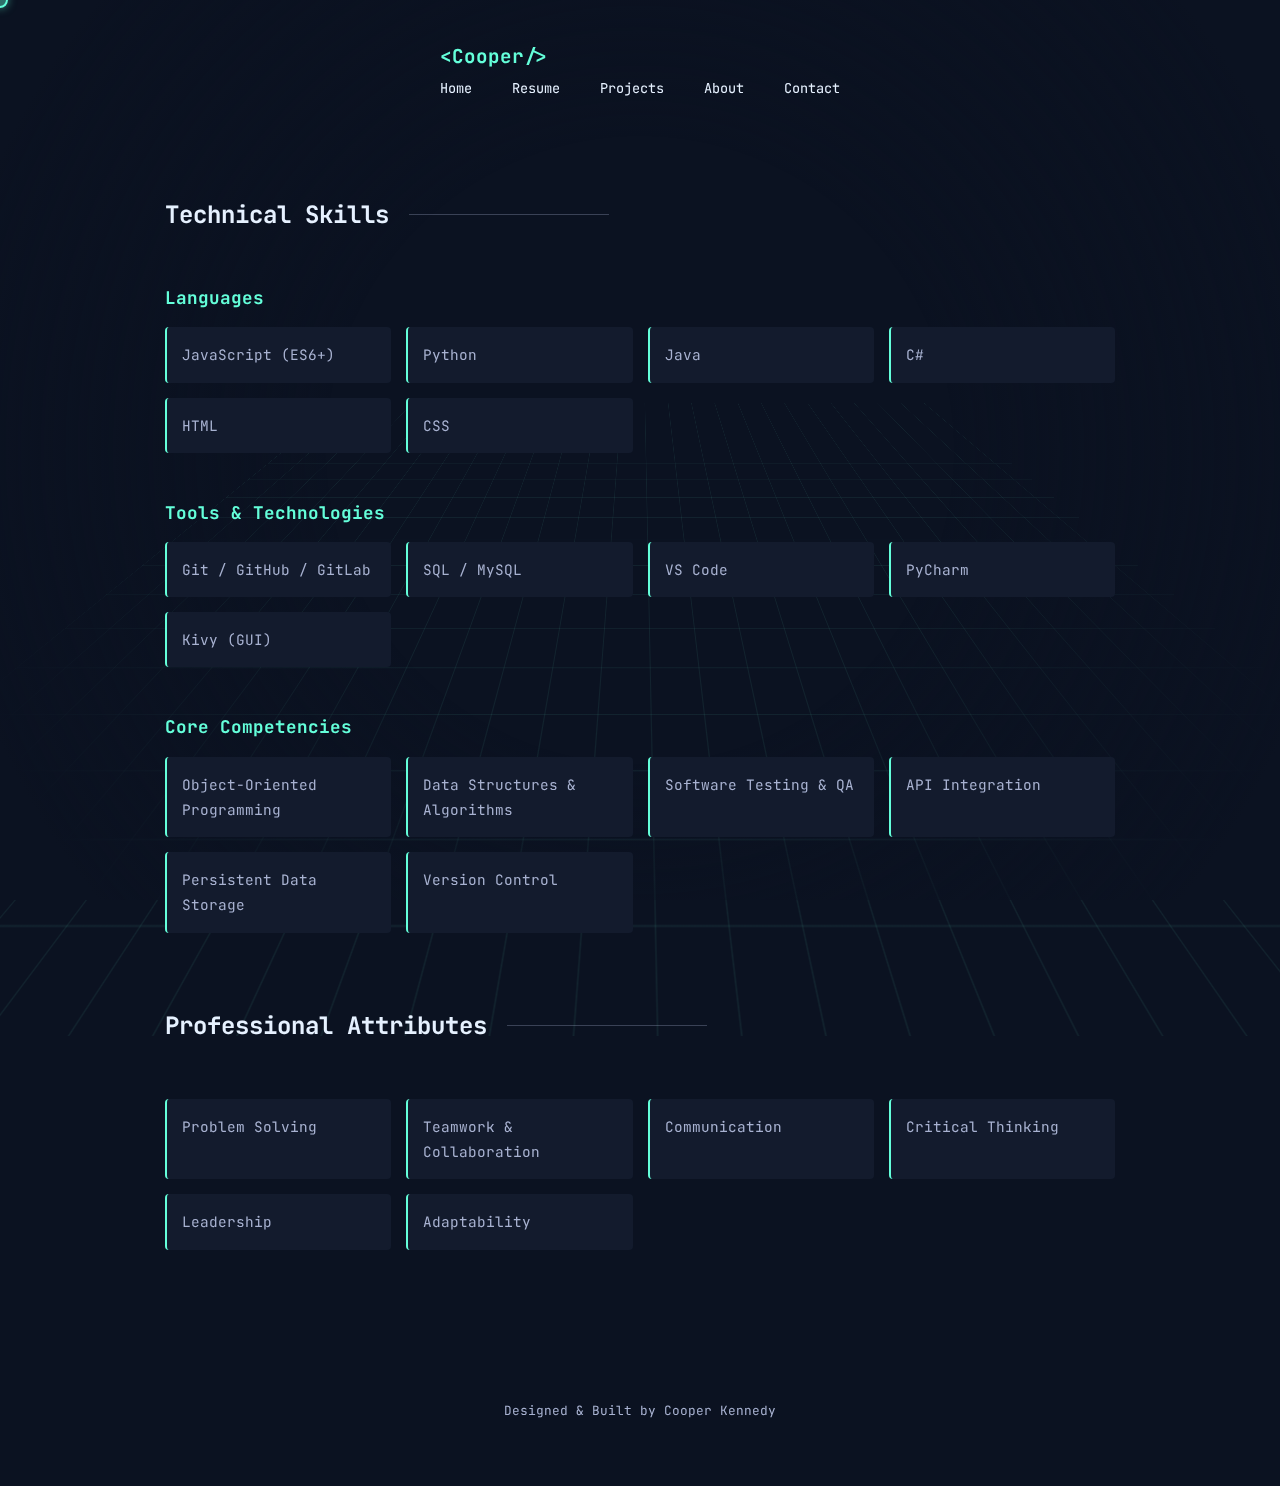
<file: ai_section/resume_ai.html>
<!DOCTYPE html>
<html lang="en">
<head>
    <meta charset="UTF-8">
    <meta name="viewport" content="width=device-width, initial-scale=1.0">
    <title>Cooper Kennedy - Resume</title>
    <link rel="preconnect" href="https://fonts.googleapis.com">
    <link rel="preconnect" href="https://fonts.gstatic.com" crossorigin>
    <link href="https://fonts.googleapis.com/css2?family=JetBrains+Mono:wght@300;400;700&display=swap" rel="stylesheet">
    
    <link rel="stylesheet" href="css/variables.css">
    <link rel="stylesheet" href="css/gloabal.css">
    <link rel="stylesheet" href="css/animations.css">
    <link rel="stylesheet" href="css/components.css">
    <style>
        .resume-section { padding: 60px 0; }
        .skill-category { margin-bottom: 50px; }
        .skill-category h4 { color: var(--accent); margin-bottom: 20px; font-size: 1.1rem; }
        .skill-grid {
            display: grid;
            grid-template-columns: repeat(auto-fill, minmax(200px, 1fr));
            gap: 15px;
            list-style: none;
            margin-bottom: 20px;
        }
        .skill-item {
            background: var(--bg-light);
            padding: 15px;
            border-radius: 4px;
            color: var(--text-muted);
            font-size: 0.9rem;
            border-left: 2px solid var(--accent);
        }
    </style>
</head>
<body>
    <div class="perspective-grid"></div>
    <div class="vignette"></div>
    <div id="cursor-trail-container"></div>
    <div id="custom-cursor" aria-hidden="true"></div>

    <header>
        <nav class="container">
            <div class="logo" style="font-weight:700; font-size:1.2rem; color:var(--accent);">&lt;Cooper/&gt;</div>
            <ul class="nav-links">
                <li><a href="index_ai.html">Home</a></li>
                <li><a href="resume_ai.html">Resume</a></li>
                <li><a href="projects_ai.html">Projects</a></li>
                <li><a href="about_ai.html">About</a></li>
                <li><a href="contact_ai.html">Contact</a></li>
            </ul>
        </nav>
    </header>

    <main class="container">
        <section class="resume-section">
            <h3 class="section-title">Technical Skills</h3>
            
            <div class="skill-category">
                <h4>Languages</h4>
                <ul class="skill-grid">
                    <li class="skill-item">JavaScript (ES6+)</li>
                    <li class="skill-item">Python</li>
                    <li class="skill-item">Java</li>
                    <li class="skill-item">C#</li>
                    <li class="skill-item">HTML</li>
                    <li class="skill-item">CSS</li>
                </ul>
            </div>

            <div class="skill-category">
                <h4>Tools & Technologies</h4>
                <ul class="skill-grid">
                    <li class="skill-item">Git / GitHub / GitLab</li>
                    <li class="skill-item">SQL / MySQL</li>
                    <li class="skill-item">VS Code</li>
                    <li class="skill-item">PyCharm</li>
                    <li class="skill-item">Kivy (GUI)</li>
                </ul>
            </div>

            <div class="skill-category">
                <h4>Core Competencies</h4>
                <ul class="skill-grid">
                    <li class="skill-item">Object-Oriented Programming</li>
                    <li class="skill-item">Data Structures & Algorithms</li>
                    <li class="skill-item">Software Testing & QA</li>
                    <li class="skill-item">API Integration</li>
                    <li class="skill-item">Persistent Data Storage</li>
                    <li class="skill-item">Version Control</li>
                </ul>
            </div>

            <h3 class="section-title" style="margin-top: 80px;">Professional Attributes</h3>
            
            <div class="skill-category">
                <ul class="skill-grid">
                    <li class="skill-item">Problem Solving</li>
                    <li class="skill-item">Teamwork & Collaboration</li>
                    <li class="skill-item">Communication</li>
                    <li class="skill-item">Critical Thinking</li>
                    <li class="skill-item">Leadership</li>
                    <li class="skill-item">Adaptability</li>
                </ul>
            </div>
        </section>
    </main>

    <footer>
        <p>Designed & Built by Cooper Kennedy</p>
    </footer>

    <script src="js/app.js"></script>
</body>
</html>
</file>
<file: styles.css>
::-webkit-scrollbar {
    display: none;
}

:root {
    
    font-family: "Google Sans Code", monospace;
    font-optical-sizing: auto;
    font-weight: 400;
    font-style: normal;
    
}
body{
    background-color:white;
    color: black;
}

body.dark-mode-toggle, body.dark-mode-toggle a, body.dark-mode-toggle p{
    background-color:black;
    color: white;
    border-color: #fff;
    


}
body.dark-mode-toggle .dark-mode{
    color: black;
    background-color: white;
}


a {
    color: black;
}

h1, h2, h3 {
    
    text-align: left;
    padding: 14px 16px;
}
p {
    color: black;
    font-size: medium;
    padding: 14px 16px;
    text-align: left;

}
h4{
    
    font-size: medium;
    padding-left: 20px;
    text-align: left;
}


.top-area{
    display: flex;
    justify-content: space-between;
    align-items: center;
}
.navbar{
    overflow: hidden;
    
}
.navbar a{
    float: left;
    color: black;
    text-align: center;
    padding: 14px 16px;
    text-decoration: none;
    font-size: 17px
}
.navbar a:hover{
    color: blue;
}
body.dark-mode-toggle a:hover{
    color:aqua;
}
.dark-mode{
    float: left;
    color:white;
    background-color: black;
    text-align: center;
    padding: 14px 16px;
    text-decoration: none;
    font-size: 17px;
    border: 2px solid gray;
    padding: 10px;
    margin: 1px;  
    cursor: pointer;
}




.ai-section-buttons{
    display: flex;
    gap: 20px;
    margin-left: 16px;
    font-size: large;
    }
.about-ai-button{
    border: 2px solid;
    padding: 10px;
    margin: 1px;
    text-decoration: none;
    border-color: black;
}
.about-ai-button:hover{
    background-color: lightgray;
    cursor: pointer;
    color:blue;
}
body.dark-mode-toggle .about-ai-button:hover{
    color:aqua;
    background-color: gray;
    border-color: white;

}
.resume-container {
    justify-content: center;
    align-items: center;
    display: flex;
    flex-direction: column;
}

.skills-section{
    display: flex;
    flex-wrap: wrap;
    justify-content: left;
    align-items: left;
    margin-top: 20px;
    padding: 14px 16px;
    flex-direction: column;
}
.skills-list{
    display: flex;
    flex-wrap: wrap;
    justify-content: left;
    align-items: center;
    margin-top: 20px;
    padding: 14px 16px;
    flex-direction: row;
}

.skills-boxes{
    border: 2px solid ;
    border-radius: 20px;
    padding: 20px;
    margin: 1px;
    cursor: pointer;
}
.skills-boxes p{
    margin: 0;
    padding: 0;
}

.hidden-info-skills{
    display: none;
}
    .skills-boxes.active-skill .hidden-info-skills{
    display: block;
}
.skills-boxes.active-skill{
    display: flex;
    flex-direction: row;
    
    
}
.project-section{
    display: flex;
    flex-wrap: wrap;
    justify-content: left;
    align-items: left;
    margin-top: 20px;
    padding: 14px 16px;
    flex-direction: column;
}

.contact-info{
    padding: 14px 16px;
}
</file>
<file: ai_section/css/variables.css>
:root {
    /* Deep Navy Background */
    --bg-dark: #0B1221;
    --bg-light: #131B2D;
    
    /* High Contrast Text */
    --text-main: #E6F1FF;
    --text-muted: #A8B2D1;
    
    /* Neon Cyan Accent */
    --accent: #64ffda;
    --accent-rgb: 100, 255, 218; /* Used for transparent calculations */
    
    --font-mono: 'JetBrains Mono', monospace;
    --easing: cubic-bezier(0.645, 0.045, 0.355, 1);
    --transition: all 0.25s var(--easing);
}
</file>
<file: ai_section/css/gloabal.css>
* {
    box-sizing: border-box;
    margin: 0;
    padding: 0;
}

html {
    scroll-behavior: auto;
}

body {
    background-color: var(--bg-dark);
    color: var(--text-main);
    font-family: var(--font-mono);
    line-height: 1.75;
    overflow-x: hidden;
    cursor: none; /* Hides default cursor */
}

.container {
    max-width: 1000px;
    margin: 0 auto;
    padding: 0 25px;
}

section {
    padding: 150px 0; /* Generous vertical spacing */
}

h1, h2, h3, h4 {
    font-weight: 700;
    line-height: 1.1;
    margin-bottom: 20px;
    color: var(--text-main);
}

a {
    color: var(--accent);
    text-decoration: none;
    cursor: none;
}

p {
    margin-bottom: 1.5rem;
}

.accent { color: var(--accent); }
.text-center { text-align: center; }
</file>
<file: ai_section/css/animations.css>
/* 1. Infinite Perspective Grid */
.perspective-grid {
    position: fixed;
    top: 0; left: 0; width: 100vw; height: 100vh;
    /* Grid lines using accent color with very low opacity */
    background-image: 
        linear-gradient(rgba(var(--accent-rgb), 0.07) 1px, transparent 1px),
        linear-gradient(90deg, rgba(var(--accent-rgb), 0.07) 1px, transparent 1px);
    background-size: 50px 50px;
    /* The 3D Tilt */
    transform: perspective(500px) rotateX(60deg) translateY(-100px) translateZ(-200px);
    z-index: -2;
    animation: gridMove 20s linear infinite;
}

@keyframes gridMove {
    0% { transform: perspective(500px) rotateX(60deg) translateY(0) translateZ(-200px); }
    100% { transform: perspective(500px) rotateX(60deg) translateY(50px) translateZ(-200px); }
}

/* 2. Vignette (Fades grid edges into darkness) */
.vignette {
    position: fixed;
    top: 0; left: 0; width: 100%; height: 100%;
    background: radial-gradient(circle, transparent 40%, var(--bg-dark) 90%);
    z-index: -1;
    pointer-events: none;
}

/* 3. Glitch Text Effect */
.glitch {
    position: relative;
    font-size: 4.5rem; /* Increased size */
    font-weight: 700;
    color: var(--text-main);
    letter-spacing: -2px;
}
.glitch::before, .glitch::after {
    content: attr(data-text);
    position: absolute;
    top: 0; left: 0; width: 100%; height: 100%;
    background: var(--bg-dark); /* IMPORTANT: Matches body bg to hide underlying text */
}
.glitch::before {
    left: 2px; text-shadow: -2px 0 #ff00c1;
    clip-path: inset(0 0 0 0);
    animation: glitch-anim-2 3s infinite linear alternate-reverse;
}
.glitch::after {
    left: -2px; text-shadow: -2px 0 #00fff9;
    clip-path: inset(0 0 0 0);
    animation: glitch-anim 2s infinite linear alternate-reverse;
}

@keyframes glitch-anim {
    0% { clip-path: inset(80% 0 2% 0); }
    20% { clip-path: inset(20% 0 60% 0); }
    40% { clip-path: inset(50% 0 10% 0); }
    60% { clip-path: inset(10% 0 80% 0); }
    80% { clip-path: inset(90% 0 5% 0); }
    100% { clip-path: inset(30% 0 40% 0); }
}
@keyframes glitch-anim-2 {
    0% { clip-path: inset(10% 0 60% 0); }
    20% { clip-path: inset(80% 0 5% 0); }
    40% { clip-path: inset(30% 0 20% 0); }
    60% { clip-path: inset(70% 0 10% 0); }
    80% { clip-path: inset(20% 0 50% 0); }
    100% { clip-path: inset(60% 0 15% 0); }
}
</file>
<file: ai_section/css/components.css>
/* Navigation */
header {
    padding: 40px 0;
    display: flex;
    justify-content: space-between;
    align-items: center;
}
.nav-links {
    display: flex;
    list-style: none;
    gap: 40px;
}
.nav-links li a {
    color: var(--text-main);
    font-size: 0.85rem;
}
.nav-links li a:hover { color: var(--accent); }

/* Buttons */
.btn {
    display: inline-block;
    padding: 14px 28px;
    border: 1px solid var(--accent);
    border-radius: 4px;
    color: var(--accent);
    font-size: 0.9rem;
    transition: var(--transition);
    cursor: none;
}
.btn:hover { background: rgba(var(--accent-rgb), 0.1); }
.main-btn { margin-top: 50px; }

/* Section Headers */
h3.section-title {
    display: flex;
    align-items: center;
    font-size: 1.5rem;
    margin-bottom: 60px;
    color: var(--text-main);
}
h3.section-title::after {
    content: "";
    display: block;
    width: 200px;
    height: 1px;
    background: var(--text-muted);
    margin-left: 20px;
    opacity: 0.3;
}

/* Hero */
#hero { padding-top: 100px; min-height: 80vh; }
.sub-hero { font-size: 3.5rem; color: var(--text-muted); }
.hero-text { max-width: 540px; margin-top: 30px; font-size: 1.1rem; color: var(--text-muted); }

/* Project Grid */
.project-grid {
    display: grid;
    grid-template-columns: repeat(auto-fill, minmax(320px, 1fr));
    gap: 30px;
}
.project-card {
    background: var(--bg-light);
    padding: 2.5rem 2rem;
    border-radius: 4px;
    transition: var(--transition);
    position: relative;
    top: 0;
    cursor: default;
}
.project-card:hover {
    /* remove lift/scale to avoid suggesting clickability; keep a subtle shadow */
    top: 0;
    transform: none;
    box-shadow: 0 6px 18px rgba(0,0,0,0.04);
}
.project-header {
    display: flex;
    justify-content: space-between;
    margin-bottom: 30px;
    color: var(--accent);
}
.project-card p { font-size: 0.95rem; color: var(--text-muted); }
.tech-stack-list {
    display: flex;
    flex-wrap: wrap;
    gap: 15px;
    margin-top: 25px;
    font-size: 0.8rem;
    color: var(--text-muted);
}

.project-meta { color: var(--text-muted); font-size: 0.85rem; margin-top: 6px; }
.project-highlights { margin-top: 14px; color: var(--text-muted); }
.project-highlights li { margin-bottom: 6px; font-size: 0.92rem; }
.tech-tag { background: rgba(var(--accent-rgb), 0.06); padding: 6px 8px; border-radius: 4px; color: var(--text-main); font-size: 0.8rem; margin-right: 8px; display: inline-block; }

/* Project title and card polish */
.project-card h3 { font-size: 1.25rem; margin: 10px 0 6px 0; color: var(--text-main); }
.project-meta { font-style: italic; }

/* Skills */
.skills-list {
    display: grid;
    grid-template-columns: repeat(2, minmax(150px, 250px));
    gap: 20px;
    list-style: none;
    color: var(--text-muted);
}
.skills-list li::before {
    content: "▹";
    color: var(--accent);
    margin-right: 15px;
}

/* Skill badges */
.skill-badge { margin-left: 10px; padding: 3px 8px; border-radius: 12px; font-size: 0.7rem; vertical-align: middle; }
.skill-level-proficient { background: rgba(var(--accent-rgb), 0.12); color: var(--accent); border: 1px solid rgba(var(--accent-rgb), 0.18); }
.skill-level-familiar { background: rgba(255,255,255,0.04); color: var(--text-muted); border: 1px solid rgba(255,255,255,0.03); }

/* Footer & Contact */
.contact-heading { font-size: 3rem; }
.contact-text { max-width: 600px; margin: 0 auto 40px auto; color: var(--text-muted); }
footer { padding: 40px; text-align: center; font-size: 0.8rem; color: var(--text-muted); }

/* --- CURSOR AND TRAIL --- */
/* Trail container sits below the cursor */
#cursor-trail-container {
    position: fixed;
    top: 0; left: 0;
    width: 100%; height: 100%;
    pointer-events: none;
    z-index: 9998;
}
.trail-particle {
    position: absolute;
    width: 6px; height: 6px;
    background-color: rgba(var(--accent-rgb), 1);
    border-radius: 50%;
    pointer-events: none;
    mix-blend-mode: screen;
    animation: fadeDrift 0.6s forwards ease-out;
    filter: drop-shadow(0 0 3px rgba(var(--accent-rgb), 0.8));
}

/* Custom cursor - simple circle */
#custom-cursor {
    position: fixed;
    width: 16px;
    height: 16px;
    background: rgba(var(--accent-rgb), 0.4);
    border: 2px solid var(--accent);
    border-radius: 50%;
    pointer-events: none;
    z-index: 10000;
    margin: -8px 0 0 -8px;
    opacity: 0;
    box-shadow: 0 0 8px rgba(var(--accent-rgb), 0.5);
}

/* Slightly larger on interactive hover */
#custom-cursor.cursor-hover {
    width: 24px;
    height: 24px;
    background: rgba(var(--accent-rgb), 0.2);
    box-shadow: 0 0 12px rgba(var(--accent-rgb), 0.8);
    margin: -12px 0 0 -12px;
}

/* Smaller on click */
#custom-cursor.cursor-active {
    width: 12px;
    height: 12px;
    background: rgba(var(--accent-rgb), 0.6);
    box-shadow: 0 0 10px rgba(var(--accent-rgb), 1);
    margin: -6px 0 0 -6px;
}

@keyframes fadeDrift {
    0% {
        opacity: 1;
        transform: scale(1) translate(0, 0);
        filter: drop-shadow(0 0 4px rgba(var(--accent-rgb), 1));
    }
    40% {
        opacity: 0.8;
        filter: drop-shadow(0 0 6px rgba(var(--accent-rgb), 0.9));
    }
    100% {
        opacity: 0;
        transform: scale(0.2) translate(0, 16px);
        filter: drop-shadow(0 0 2px rgba(var(--accent-rgb), 0));
    }
}

/* Show the system cursor alongside the custom circle cursor */
body {
    cursor: auto !important;
}

/* Ensure interactive elements display the pointer hand */
a, button, .btn {
    cursor: pointer !important;
}
</file>
